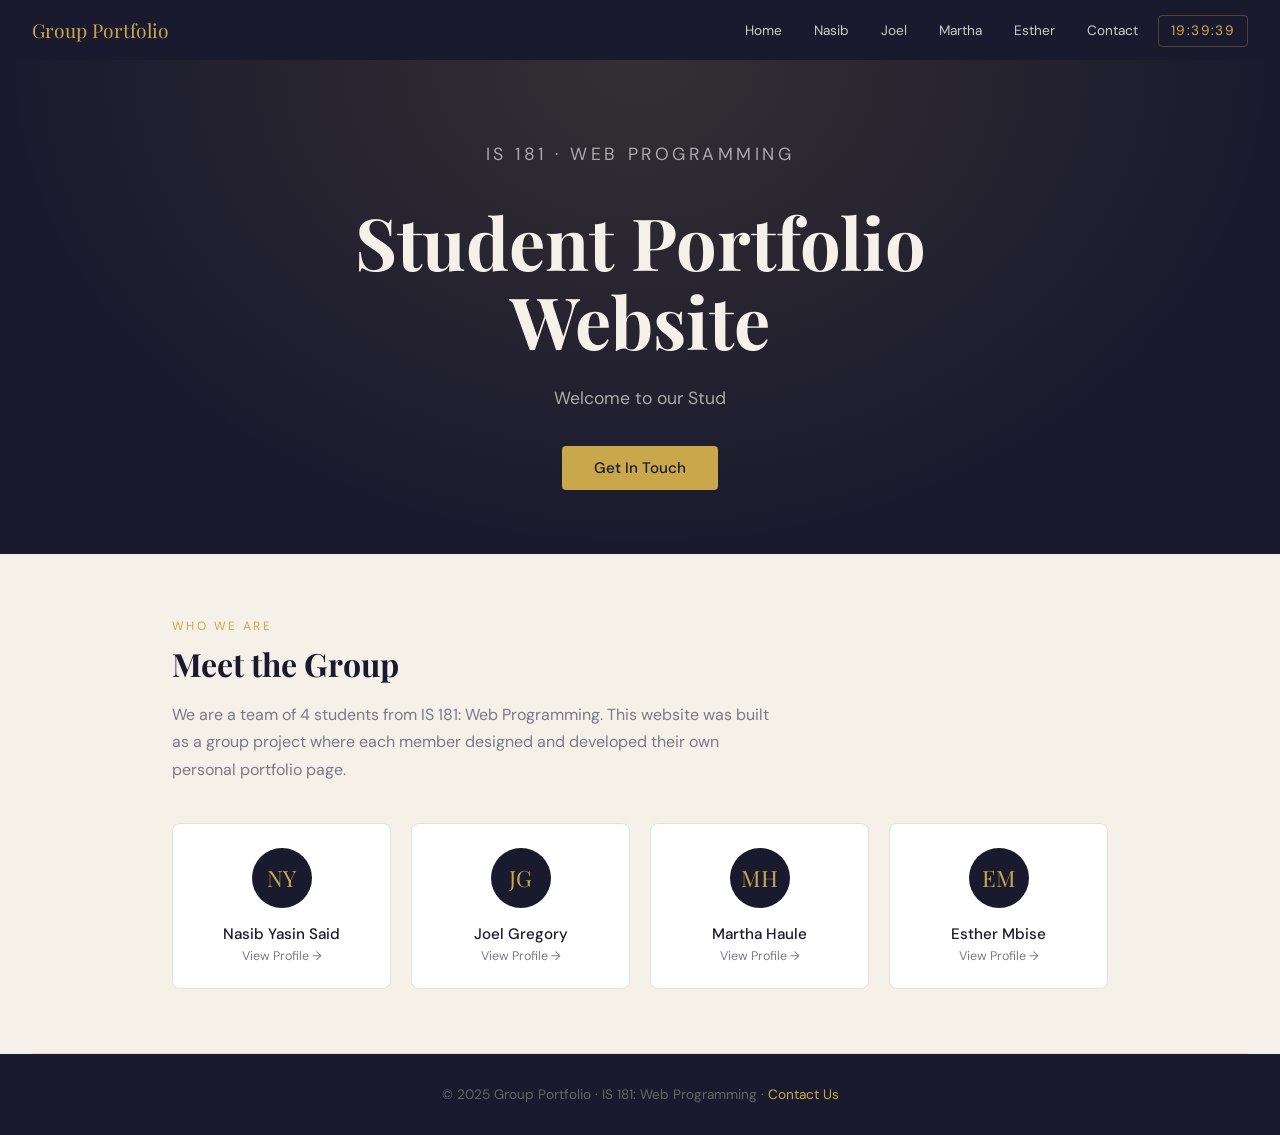
<file: index.html>
<!DOCTYPE html>
<html lang="en">
<head>
  <meta charset="UTF-8" />
  <meta name="viewport" content="width=device-width, initial-scale=1.0"/>
  <title>Student Portfolio Website</title>
  <link href="https://fonts.googleapis.com/css2?family=Playfair+Display:wght@700;900&family=DM+Sans:wght@300;400;500&display=swap" rel="stylesheet"/>
  <style>
    *, *::before, *::after { box-sizing: border-box; margin: 0; padding: 0; }

    :root {
      --ink: #1a1a2e;
      --cream: #f5f0e8;
      --gold: #c9a84c;
      --muted: #7a7a8c;
      --card: #ffffff;
    }

    body {
      font-family: 'DM Sans', sans-serif;
      background-color: var(--cream);
      color: var(--ink);
      min-height: 100vh;
    }

    /* NAV */
    nav {
      background: var(--ink);
      padding: 0 2rem;
      display: flex;
      align-items: center;
      justify-content: space-between;
      position: sticky;
      top: 0;
      z-index: 100;
      height: 60px;
    }

    .nav-brand {
      font-family: 'Playfair Display', serif;
      color: var(--gold);
      font-size: 1.2rem;
      text-decoration: none;
    }

    .nav-links {
      display: flex;
      gap: 0.5rem;
      list-style: none;
      flex-wrap: wrap;
      align-items: center;
    }

    .nav-links a {
      color: #ccc;
      text-decoration: none;
      font-size: 0.85rem;
      padding: 0.4rem 0.75rem;
      border-radius: 4px;
      transition: color 0.2s, background 0.2s;
    }

    .nav-links a:hover {
      color: var(--gold);
      background: rgba(201,168,76,0.1);
    }

    /* CLOCK in nav */
    #liveClock {
      color: var(--gold);
      font-size: 0.85rem;
      font-family: 'DM Sans', monospace;
      letter-spacing: 0.1em;
      padding: 0.4rem 0.75rem;
      border: 1px solid rgba(201,168,76,0.3);
      border-radius: 4px;
    }

    /* HERO */
    .hero {
      background: var(--ink);
      color: var(--cream);
      text-align: center;
      padding: 5rem 2rem 4rem;
      position: relative;
      overflow: hidden;
    }

    .hero::before {
      content: '';
      position: absolute;
      inset: 0;
      background: radial-gradient(ellipse at 50% 0%, rgba(201,168,76,0.15) 0%, transparent 70%);
    }

    .hero-label {
      font-size: 0.8rem;
      letter-spacing: 0.2em;
      text-transform: uppercase;
      color: var(--gold);
      margin-bottom: 1rem;
      position: relative;
    }

    .hero h1 {
      font-family: 'Playfair Display', serif;
      font-size: clamp(2.5rem, 6vw, 4.5rem);
      line-height: 1.1;
      margin-bottom: 1.5rem;
      position: relative;
    }

    .hero p {
      font-size: 1.1rem;
      color: #aaa;
      max-width: 540px;
      margin: 0 auto 2rem;
      line-height: 1.7;
      position: relative;
    }

    .hero-btn {
      display: inline-block;
      background: var(--gold);
      color: var(--ink);
      padding: 0.75rem 2rem;
      border-radius: 4px;
      text-decoration: none;
      font-weight: 500;
      font-size: 0.95rem;
      transition: opacity 0.2s;
      position: relative;
    }

    .hero-btn:hover { opacity: 0.85; }

    /* SECTION */
    section {
      max-width: 1000px;
      margin: 0 auto;
      padding: 4rem 2rem;
    }

    .section-label {
      font-size: 0.75rem;
      letter-spacing: 0.2em;
      text-transform: uppercase;
      color: var(--gold);
      margin-bottom: 0.5rem;
    }

    .section-title {
      font-family: 'Playfair Display', serif;
      font-size: 2rem;
      margin-bottom: 1rem;
      color: var(--ink);
    }

    .section-desc {
      color: var(--muted);
      line-height: 1.7;
      max-width: 600px;
      margin-bottom: 2.5rem;
    }

    /* STUDENT GRID */
    .grid {
      display: grid;
      grid-template-columns: repeat(auto-fill, minmax(200px, 1fr));
      gap: 1.25rem;
    }

    .student-card {
      background: var(--card);
      border-radius: 8px;
      padding: 1.5rem 1.25rem;
      text-align: center;
      border: 1px solid #e8e2d6;
      transition: transform 0.2s, box-shadow 0.2s;
      text-decoration: none;
      color: var(--ink);
      display: block;
    }

    .student-card:hover {
      transform: translateY(-4px);
      box-shadow: 0 8px 24px rgba(0,0,0,0.08);
    }

    .avatar {
      width: 60px;
      height: 60px;
      border-radius: 50%;
      background: var(--ink);
      margin: 0 auto 1rem;
      display: flex;
      align-items: center;
      justify-content: center;
      font-family: 'Playfair Display', serif;
      font-size: 1.4rem;
      color: var(--gold);
    }

    .student-name {
      font-weight: 500;
      margin-bottom: 0.25rem;
      font-size: 0.95rem;
    }

    .student-role {
      font-size: 0.78rem;
      color: var(--muted);
    }

    /* DIVIDER */
    .divider {
      border: none;
      border-top: 1px solid #e0d9cd;
      margin: 0 2rem;
    }

    /* FOOTER */
    footer {
      background: var(--ink);
      color: #666;
      text-align: center;
      padding: 2rem;
      font-size: 0.85rem;
    }

    footer a { color: var(--gold); text-decoration: none; }
  </style>
</head>
<body>

  <!-- NAVIGATION -->
  <nav>
    <a class="nav-brand" href="index.html">Group Portfolio</a>
    <ul class="nav-links">
      <li><a href="index.html">Home</a></li>
      <li><a href="profile1.html">Nasib</a></li>
      <li><a href="profile2.html">Joel</a></li>
      <li><a href="profile3.html">Martha</a></li>
      <li><a href="profile4.html">Esther</a></li>
      <li><a href="contact.html">Contact</a></li>
      <li><span id="liveClock"></span></li>
    </ul>
  </nav>

  <!-- HERO -->
  <div class="hero">
    <p class="hero-label">IS 181 · Web Programming</p>
    <h1>Student Portfolio<br/>Website</h1>
    <p id="typewriterText"></p>
    <a href="contact.html" class="hero-btn">Get In Touch</a>
  </div>

  <!-- GROUP INTRO -->
  <section>
    <p class="section-label">Who We Are</p>
    <h2 class="section-title">Meet the Group</h2>
    <p class="section-desc">
      We are a team of 4 students from IS 181: Web Programming. This website was built as a group project where each member designed and developed their own personal portfolio page.
    </p>

    <!-- STUDENT CARDS -->
    <div class="grid">
      <a class="student-card" href="profile1.html">
        <div class="avatar">NY</div>
        <div class="student-name">Nasib Yasin Said</div>
        <div class="student-role">View Profile →</div>
      </a>
      <a class="student-card" href="profile2.html">
        <div class="avatar">JG</div>
        <div class="student-name">Joel Gregory</div>
        <div class="student-role">View Profile →</div>
      </a>
      <a class="student-card" href="profile3.html">
        <div class="avatar">MH</div>
        <div class="student-name">Martha Haule</div>
        <div class="student-role">View Profile →</div>
      </a>
      <a class="student-card" href="profile4.html">
        <div class="avatar">EM</div>
        <div class="student-name">Esther Mbise</div>
        <div class="student-role">View Profile →</div>
      </a>
    </div>
  </section>

  <hr class="divider"/>

  <footer>
    <p>© 2025 Group Portfolio · IS 181: Web Programming · <a href="contact.html">Contact Us</a></p>
  </footer>

  <!-- JS LINK (external, placed before closing body tag) -->
  <script src="home.js"></script>

</body>
</html>
</file>
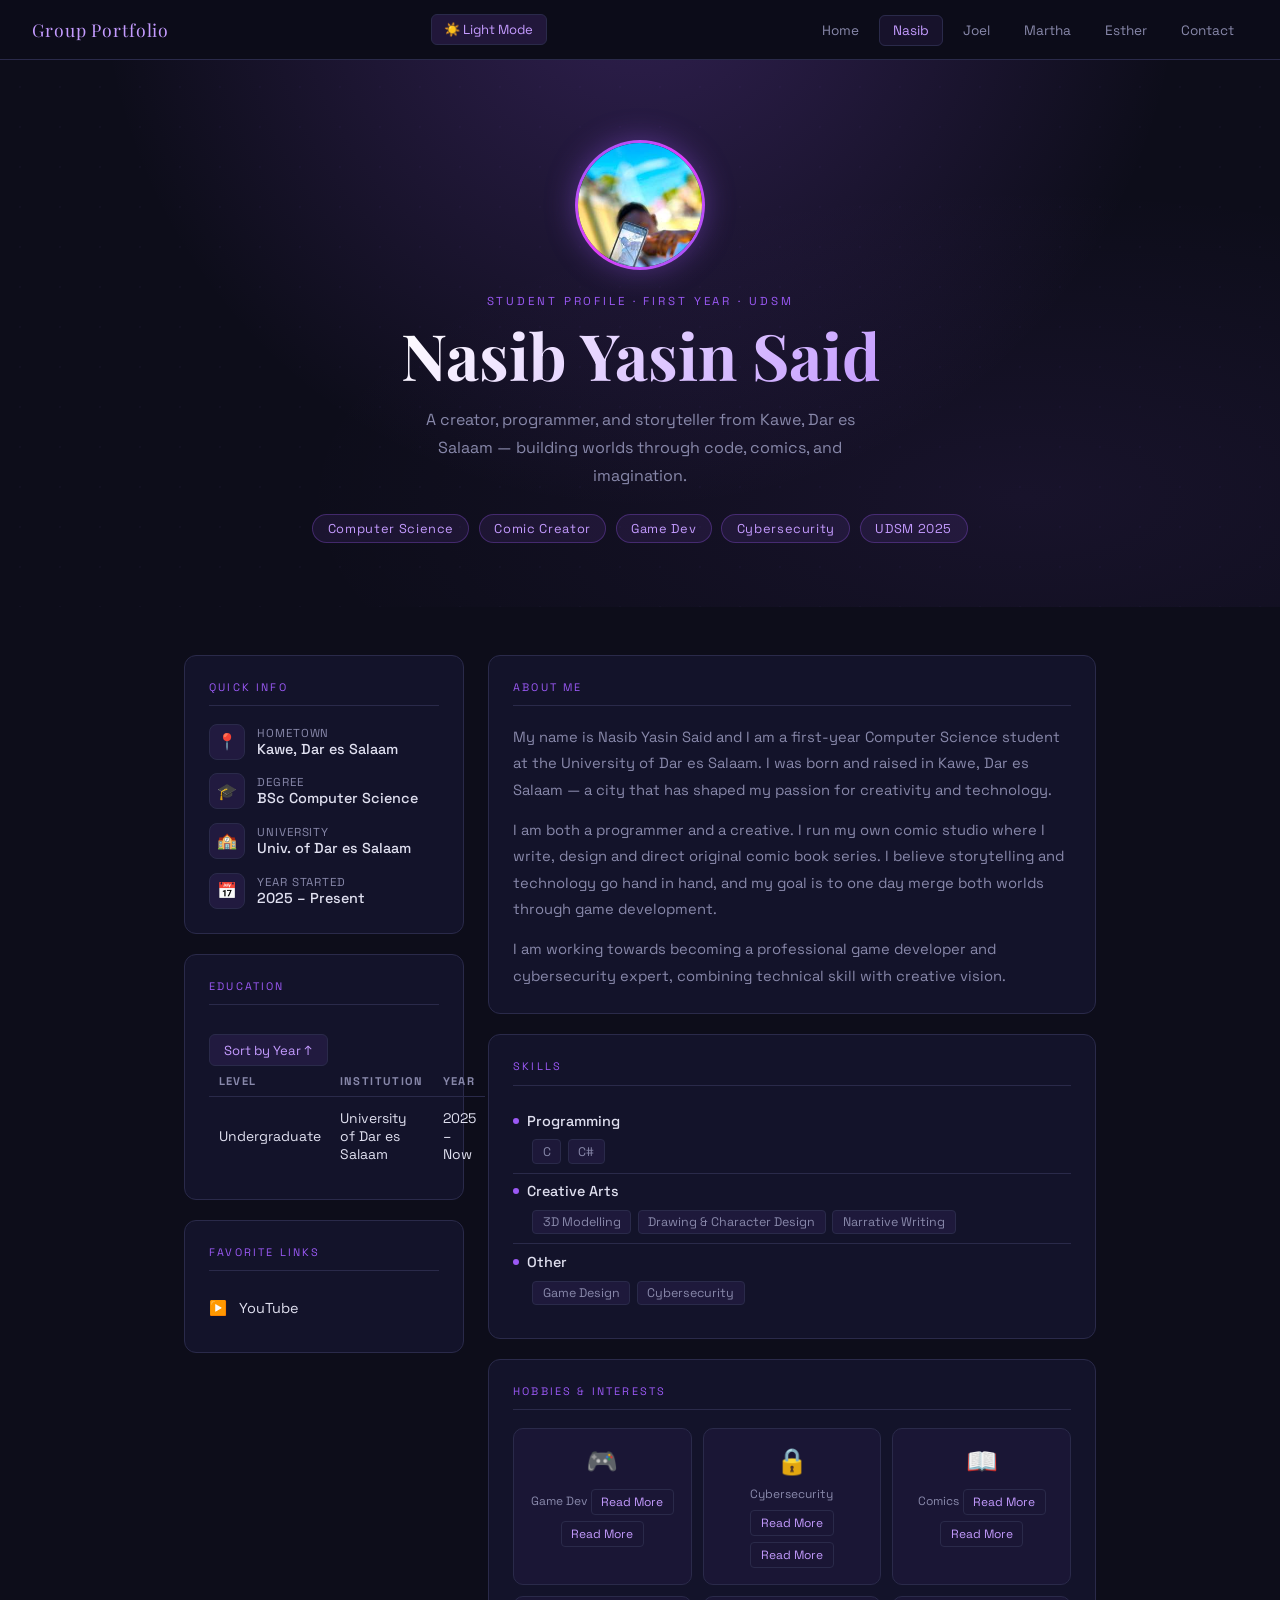
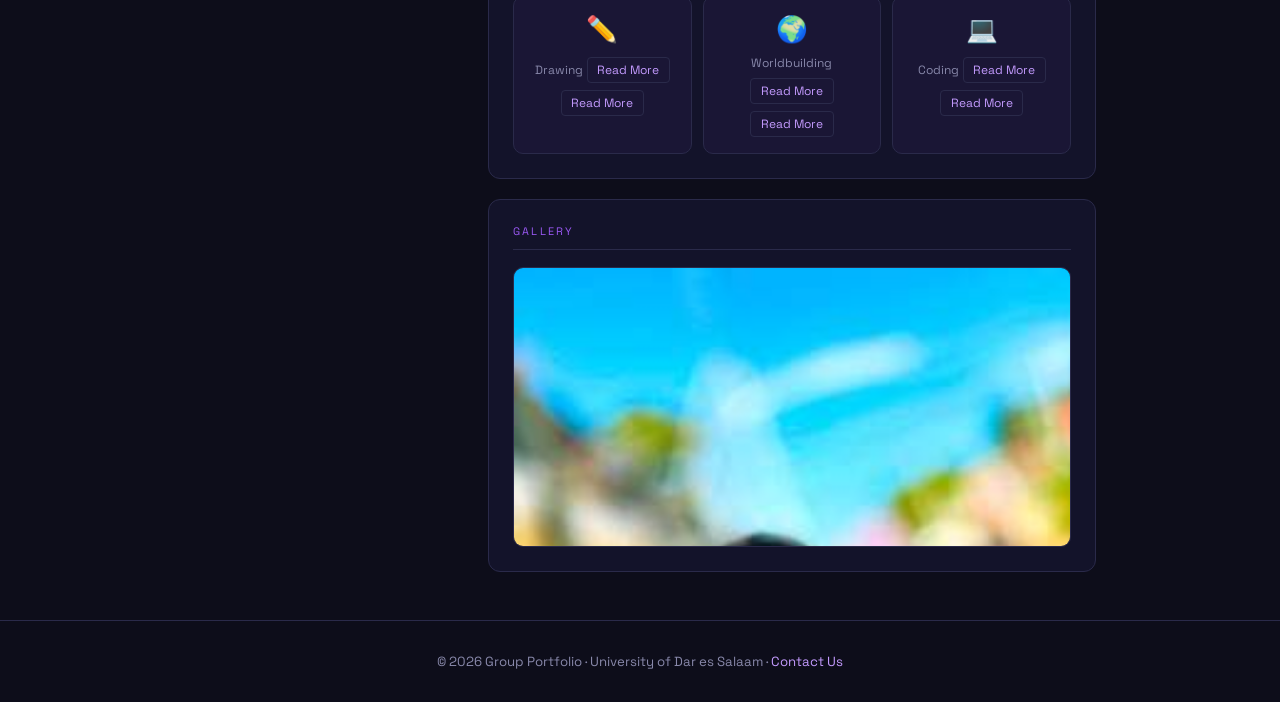
<file: profile1.html>
<!DOCTYPE html>
<html lang="en">
<head>
  <meta charset="UTF-8" />
  <meta name="viewport" content="width=device-width, initial-scale=1.0"/>
  <title>Nasib Yasin Said | Portfolio</title>
  <link href="https://fonts.googleapis.com/css2?family=Space+Grotesk:wght@400;500;700&family=Playfair+Display:wght@700&display=swap" rel="stylesheet"/>
  <style>
    *, *::before, *::after { box-sizing: border-box; margin: 0; padding: 0; }

    :root {
      --bg: #0d0d1a;
      --card: #13132a;
      --purple: #9b59f5;
      --purple-light: #c49bff;
      --border: #2a2a4a;
      --text: #e0e0f0;
      --muted: #8888aa;
      --white: #ffffff;
    }

    body {
      font-family: 'Space Grotesk', sans-serif;
      background: var(--bg);
      color: var(--text);
      min-height: 100vh;
    }

    /* NAV */
    nav {
      background: rgba(13,13,26,0.95);
      backdrop-filter: blur(10px);
      border-bottom: 1px solid var(--border);
      padding: 0 2rem;
      display: flex;
      align-items: center;
      justify-content: space-between;
      position: sticky;
      top: 0;
      z-index: 100;
      height: 60px;
    }

    .nav-brand {
      font-family: 'Playfair Display', serif;
      color: var(--purple-light);
      font-size: 1.1rem;
      text-decoration: none;
      letter-spacing: 0.05em;
    }

    .nav-links {
      display: flex;
      gap: 0.4rem;
      list-style: none;
      flex-wrap: wrap;
    }

    .nav-links a {
      color: var(--muted);
      text-decoration: none;
      font-size: 0.85rem;
      padding: 0.4rem 0.8rem;
      border-radius: 6px;
      transition: all 0.2s;
      border: 1px solid transparent;
    }

    .nav-links a:hover, .nav-links a.active {
      color: var(--purple-light);
      border-color: var(--border);
      background: rgba(155,89,245,0.08);
    }

    /* HERO */
    .hero {
      position: relative;
      overflow: hidden;
      padding: 5rem 2rem 4rem;
      text-align: center;
      display: flex;
      flex-direction: column;
      align-items: center;
    }

    .hero::before {
      content: '';
      position: absolute;
      inset: 0;
      background:
        radial-gradient(ellipse at 50% -20%, rgba(155,89,245,0.25) 0%, transparent 60%),
        radial-gradient(ellipse at 80% 80%, rgba(155,89,245,0.08) 0%, transparent 50%);
    }

    .hero::after {
      content: '';
      position: absolute;
      top: -50%;
      left: -50%;
      width: 200%;
      height: 200%;
      background: radial-gradient(circle, rgba(155,89,245,0.03) 1px, transparent 1px);
      background-size: 40px 40px;
      z-index: 0;
    }

    .avatar-wrap {
      position: relative;
      z-index: 1;
      margin-bottom: 1.5rem;
      animation: popIn 0.6s cubic-bezier(0.34,1.56,0.64,1) both;
    }

    @keyframes popIn {
      from { opacity: 0; transform: scale(0.7); }
      to   { opacity: 1; transform: scale(1); }
    }

    .avatar-ring {
      width: 130px;
      height: 130px;
      border-radius: 50%;
      padding: 3px;
      background: linear-gradient(135deg, var(--purple), #e040fb, var(--purple));
      box-shadow: 0 0 30px rgba(155,89,245,0.4);
    }

    .avatar-ring img {
      width: 100%;
      height: 100%;
      border-radius: 50%;
      object-fit: cover;
      object-position: center top;
      display: block;
      background: var(--card);
    }

    .hero-label {
      position: relative;
      z-index: 1;
      font-size: 0.72rem;
      letter-spacing: 0.25em;
      text-transform: uppercase;
      color: var(--purple);
      margin-bottom: 0.75rem;
      animation: fadeUp 0.5s 0.2s ease both;
    }

    .hero h1 {
      position: relative;
      z-index: 1;
      font-family: 'Playfair Display', serif;
      font-size: clamp(2.5rem, 6vw, 4rem);
      line-height: 1.1;
      background: linear-gradient(135deg, #fff 0%, var(--purple-light) 100%);
      -webkit-background-clip: text;
      -webkit-text-fill-color: transparent;
      background-clip: text;
      margin-bottom: 1rem;
      animation: fadeUp 0.5s 0.3s ease both;
    }

    .hero-bio {
      position: relative;
      z-index: 1;
      color: var(--muted);
      font-size: 1rem;
      max-width: 480px;
      line-height: 1.75;
      animation: fadeUp 0.5s 0.4s ease both;
    }

    .hero-tags {
      position: relative;
      z-index: 1;
      display: flex;
      gap: 0.6rem;
      flex-wrap: wrap;
      justify-content: center;
      margin-top: 1.5rem;
      animation: fadeUp 0.5s 0.5s ease both;
    }

    .tag {
      background: rgba(155,89,245,0.1);
      border: 1px solid rgba(155,89,245,0.3);
      color: var(--purple-light);
      padding: 0.3rem 0.9rem;
      border-radius: 20px;
      font-size: 0.8rem;
      letter-spacing: 0.05em;
    }

    @keyframes fadeUp {
      from { opacity: 0; transform: translateY(15px); }
      to   { opacity: 1; transform: translateY(0); }
    }

    /* MAIN GRID */
    .main {
      max-width: 960px;
      margin: 3rem auto;
      padding: 0 1.5rem;
      display: grid;
      grid-template-columns: 280px 1fr;
      gap: 1.5rem;
      align-items: start;
    }

    @media (max-width: 680px) {
      .main { grid-template-columns: 1fr; }
    }

    /* CARDS */
    .card {
      background: var(--card);
      border: 1px solid var(--border);
      border-radius: 12px;
      padding: 1.5rem;
      margin-bottom: 1.25rem;
      transition: border-color 0.2s;
    }

    .card:hover { border-color: rgba(155,89,245,0.3); }
    .card:last-child { margin-bottom: 0; }

    .card-title {
      font-size: 0.68rem;
      letter-spacing: 0.2em;
      text-transform: uppercase;
      color: var(--purple);
      margin-bottom: 1.1rem;
      padding-bottom: 0.7rem;
      border-bottom: 1px solid var(--border);
    }

    /* INFO ROWS */
    .info-row {
      display: flex;
      align-items: center;
      gap: 0.75rem;
      margin-bottom: 0.85rem;
    }

    .info-row:last-child { margin-bottom: 0; }

    .info-icon {
      width: 36px;
      height: 36px;
      border-radius: 8px;
      background: rgba(155,89,245,0.1);
      border: 1px solid var(--border);
      display: flex;
      align-items: center;
      justify-content: center;
      font-size: 1rem;
      flex-shrink: 0;
    }

    .info-label {
      font-size: 0.72rem;
      color: var(--muted);
      text-transform: uppercase;
      letter-spacing: 0.08em;
    }

    .info-value {
      font-size: 0.9rem;
      font-weight: 500;
      color: var(--text);
    }

    /* SKILLS */
    .skill-list { list-style: none; }

    .skill-list > li {
      padding: 0.55rem 0;
      border-bottom: 1px solid var(--border);
      font-size: 0.9rem;
      color: var(--text);
      display: flex;
      align-items: flex-start;
      gap: 0.6rem;
      flex-direction: column;
    }

    .skill-list > li:last-child { border-bottom: none; }

    .skill-name {
      display: flex;
      align-items: center;
      gap: 0.5rem;
      font-weight: 500;
    }

    .skill-name::before {
      content: '';
      width: 6px;
      height: 6px;
      border-radius: 50%;
      background: var(--purple);
      flex-shrink: 0;
    }

    .skill-sub {
      list-style: none;
      margin-left: 1.2rem;
      display: flex;
      flex-wrap: wrap;
      gap: 0.4rem;
    }

    .skill-sub li {
      font-size: 0.78rem;
      background: rgba(155,89,245,0.08);
      border: 1px solid var(--border);
      color: var(--muted);
      padding: 0.2rem 0.6rem;
      border-radius: 4px;
    }

    /* EDUCATION TABLE */
    .edu-table {
      width: 100%;
      border-collapse: collapse;
      font-size: 0.87rem;
    }

    .edu-table th {
      text-align: left;
      font-size: 0.7rem;
      letter-spacing: 0.12em;
      text-transform: uppercase;
      color: var(--muted);
      padding: 0.5rem 0.6rem;
      border-bottom: 1px solid var(--border);
    }

    .edu-table td {
      padding: 0.75rem 0.6rem;
      border-bottom: 1px solid var(--border);
      color: var(--text);
    }

    .edu-table tr:last-child td { border-bottom: none; }

    /* HOBBIES */
    .hobby-grid {
      display: grid;
      grid-template-columns: repeat(3, 1fr);
      gap: 0.7rem;
    }

    .hobby-item {
      background: rgba(155,89,245,0.05);
      border: 1px solid var(--border);
      border-radius: 10px;
      padding: 1rem 0.6rem;
      text-align: center;
      cursor: default;
      transition: all 0.2s;
    }

    .hobby-item:hover {
      border-color: rgba(155,89,245,0.4);
      background: rgba(155,89,245,0.1);
      transform: translateY(-2px);
    }

    .hobby-emoji { font-size: 1.6rem; display: block; margin-bottom: 0.35rem; }
    .hobby-name { font-size: 0.75rem; color: var(--muted); }

    /* ABOUT */
    .about-text {
      font-size: 0.92rem;
      line-height: 1.8;
      color: var(--muted);
    }

    .about-text p + p { margin-top: 0.85rem; }

    /* GALLERY */
    .gallery-img {
      width: 100%;
      border-radius: 10px;
      object-fit: cover;
      object-position: center top;
      max-height: 280px;
      display: block;
      border: 1px solid var(--border);
    }

    /* LINKS */
    .fav-link {
      display: flex;
      align-items: center;
      gap: 0.75rem;
      text-decoration: none;
      color: var(--text);
      padding: 0.65rem 0;
      border-bottom: 1px solid var(--border);
      font-size: 0.9rem;
      transition: color 0.2s;
    }

    .fav-link:last-child { border-bottom: none; }
    .fav-link:hover { color: var(--purple-light); }

    /* FOOTER */
    footer {
      border-top: 1px solid var(--border);
      text-align: center;
      padding: 2rem;
      font-size: 0.83rem;
      color: var(--muted);
      margin-top: 3rem;
    }

    footer a { color: var(--purple-light); text-decoration: none; }

    /* LIGHT MODE styles added by JavaScript */
    body.light-mode {
      --bg: #f5f5ff;
      --card: #ffffff;
      --border: #ddd;
      --text: #1a1a2e;
      --muted: #555577;
    }

    /* Dark/Light toggle button */
    #darkLightBtn {
      background: rgba(155,89,245,0.15);
      border: 1px solid var(--border);
      color: var(--purple-light);
      padding: 0.4rem 0.8rem;
      border-radius: 6px;
      cursor: pointer;
      font-size: 0.82rem;
      font-family: inherit;
    }

    /* Sort button */
    #sortBtn {
      margin-top: 0.75rem;
      background: rgba(155,89,245,0.1);
      border: 1px solid var(--border);
      color: var(--purple-light);
      padding: 0.4rem 0.9rem;
      border-radius: 6px;
      cursor: pointer;
      font-size: 0.82rem;
      font-family: inherit;
    }

    /* Read More button */
    .read-more-btn {
      margin-top: 0.4rem;
      background: none;
      border: 1px solid var(--border);
      color: var(--purple-light);
      padding: 0.25rem 0.6rem;
      border-radius: 4px;
      cursor: pointer;
      font-size: 0.75rem;
      font-family: inherit;
    }

    /* Hobby description text */
    .hobby-desc {
      font-size: 0.78rem;
      color: var(--muted);
      margin-top: 0.3rem;
      line-height: 1.5;
    }
  </style>
</head>
<body>

  <!-- NAVIGATION -->
  <nav>
    <a class="nav-brand" href="index.html">Group Portfolio</a>
    <button id="darkLightBtn" onclick="toggleDarkLight()">☀️ Light Mode</button>
    <ul class="nav-links">
      <li><a href="index.html">Home</a></li>
      <li><a href="profile1.html" class="active">Nasib</a></li>
      <li><a href="profile2.html">Joel</a></li>
      <li><a href="profile3.html">Martha</a></li>
      <li><a href="profile4.html">Esther</a></li>
      <li><a href="contact.html">Contact</a></li>
    </ul>
  </nav>

  <!-- HERO SECTION -->
  <div class="hero">
    <div class="avatar-wrap">
      <div class="avatar-ring">
        <img src="[data-uri]" alt="Nasib Yasin Said">
      </div>
    </div>
    <p class="hero-label">Student Profile &middot; First Year &middot; UDSM</p>
    <h1>Nasib Yasin Said</h1>
    <p class="hero-bio">A creator, programmer, and storyteller from Kawe, Dar es Salaam — building worlds through code, comics, and imagination.</p>
    <div class="hero-tags">
      <span class="tag">Computer Science</span>
      <span class="tag">Comic Creator</span>
      <span class="tag">Game Dev</span>
      <span class="tag">Cybersecurity</span>
      <span class="tag">UDSM 2025</span>
    </div>
  </div>

  <!-- MAIN CONTENT -->
  <div class="main">

    <!-- LEFT COLUMN -->
    <div>

      <!-- Quick Info Card -->
      <div class="card">
        <p class="card-title">Quick Info</p>

        <div class="info-row">
          <div class="info-icon">📍</div>
          <div>
            <div class="info-label">Hometown</div>
            <div class="info-value">Kawe, Dar es Salaam</div>
          </div>
        </div>

        <div class="info-row">
          <div class="info-icon">🎓</div>
          <div>
            <div class="info-label">Degree</div>
            <div class="info-value">BSc Computer Science</div>
          </div>
        </div>

        <div class="info-row">
          <div class="info-icon">🏫</div>
          <div>
            <div class="info-label">University</div>
            <div class="info-value">Univ. of Dar es Salaam</div>
          </div>
        </div>

        <div class="info-row">
          <div class="info-icon">📅</div>
          <div>
            <div class="info-label">Year Started</div>
            <div class="info-value">2025 – Present</div>
          </div>
        </div>

      </div>

      <!-- Education Card -->
      <div class="card">
        <p class="card-title">Education</p>
        <button id="sortBtn" onclick="sortEducationTable()">Sort by Year ↑</button>
        <table id="eduTable" class="edu-table">
          <tr>
            <th>Level</th>
            <th>Institution</th>
            <th>Year</th>
          </tr>
          <tr>
            <td>Undergraduate</td>
            <td>University of Dar es Salaam</td>
            <td>2025 – Now</td>
          </tr>
        </table>
      </div>

      <!-- Favorite Links Card -->
      <div class="card">
        <p class="card-title">Favorite Links</p>
        <a class="fav-link" href="https://www.youtube.com" target="_blank">
          <span>▶️</span> YouTube
        </a>
      </div>

    </div>

    <!-- RIGHT COLUMN -->
    <div>

      <!-- About Card -->
      <div class="card">
        <p class="card-title">About Me</p>
        <div class="about-text">
          <p>My name is Nasib Yasin Said and I am a first-year Computer Science student at the University of Dar es Salaam. I was born and raised in Kawe, Dar es Salaam — a city that has shaped my passion for creativity and technology.</p>
          <p>I am both a programmer and a creative. I run my own comic studio where I write, design and direct original comic book series. I believe storytelling and technology go hand in hand, and my goal is to one day merge both worlds through game development.</p>
          <p>I am working towards becoming a professional game developer and cybersecurity expert, combining technical skill with creative vision.</p>
        </div>
      </div>

      <!-- Skills Card -->
      <div class="card">
        <p class="card-title">Skills</p>
        <ul class="skill-list">
          <li>
            <span class="skill-name">Programming</span>
            <ul class="skill-sub">
              <li>C</li>
              <li>C#</li>
            </ul>
          </li>
          <li>
            <span class="skill-name">Creative Arts</span>
            <ul class="skill-sub">
              <li>3D Modelling</li>
              <li>Drawing &amp; Character Design</li>
              <li>Narrative Writing</li>
            </ul>
          </li>
          <li>
            <span class="skill-name">Other</span>
            <ul class="skill-sub">
              <li>Game Design</li>
              <li>Cybersecurity</li>
            </ul>
          </li>
        </ul>
      </div>

      <!-- Hobbies Card -->
      <div class="card">
        <p class="card-title">Hobbies &amp; Interests</p>
        <div class="hobby-grid">
          <div class="hobby-item">
            <span class="hobby-emoji">🎮</span>
            <span class="hobby-name">Game Dev</span>
            <p class="hobby-desc">I love building video games from scratch using Unity and C#.</p>
          </div>
          <div class="hobby-item">
            <span class="hobby-emoji">🔒</span>
            <span class="hobby-name">Cybersecurity</span>
            <p class="hobby-desc">I enjoy learning about ethical hacking and keeping systems safe.</p>
          </div>
          <div class="hobby-item">
            <span class="hobby-emoji">📖</span>
            <span class="hobby-name">Comics</span>
            <p class="hobby-desc">I run my own comic studio creating original superhero stories.</p>
          </div>
          <div class="hobby-item">
            <span class="hobby-emoji">✏️</span>
            <span class="hobby-name">Drawing</span>
            <p class="hobby-desc">I design characters and worlds for my comic series.</p>
          </div>
          <div class="hobby-item">
            <span class="hobby-emoji">🌍</span>
            <span class="hobby-name">Worldbuilding</span>
            <p class="hobby-desc">I create detailed fictional universes with deep lore and history.</p>
          </div>
          <div class="hobby-item">
            <span class="hobby-emoji">💻</span>
            <span class="hobby-name">Coding</span>
            <p class="hobby-desc">I write code daily to build tools, games, and websites.</p>
          </div>
        </div>
      </div>

      <!-- Gallery Card -->
      <div class="card">
        <p class="card-title">Gallery</p>
        <img class="gallery-img" src="[data-uri]" alt="Nasib Yasin Said">
      </div>

    </div>
  </div>

  <!-- FOOTER -->
  <footer>
    <p>&copy; 2026 Group Portfolio &middot; University of Dar es Salaam &middot; <a href="contact.html">Contact Us</a></p>
  </footer>

  <!-- Link to external JavaScript file -->
  <script src="profile-nasib.js"></script>

</body>
</html>
</file>
